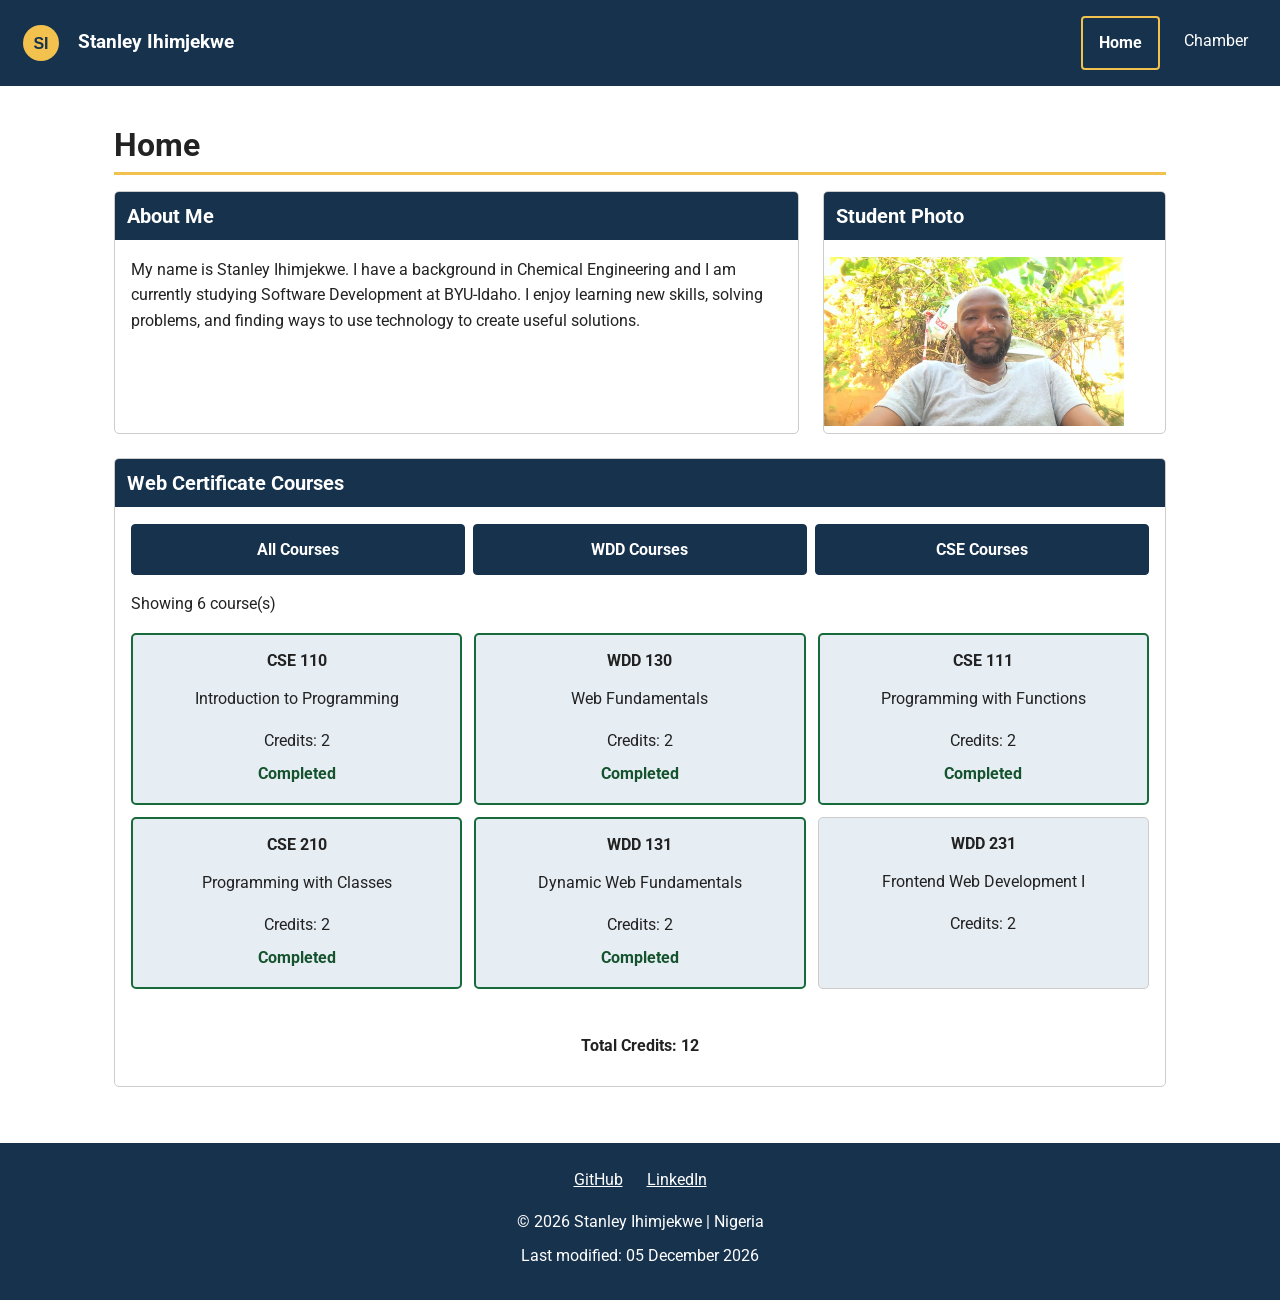
<file: index.html>
<!DOCTYPE html>
<html lang="en">
<head>
    <meta charset="UTF-8">
    <meta name="viewport" content="width=device-width, initial-scale=1.0">

    <meta
        name="description"
        content="Stanley Ihimjekwe's WDD 231 course home page, with information about his studies and web development courses."
    >
    <meta name="author" content="Stanley Ihimjekwe">

    <title>WDD 231 - Course Home Page | Stanley Ihimjekwe</title>

    <link rel="preconnect" href="https://fonts.googleapis.com">
    <link rel="preconnect" href="https://fonts.gstatic.com" crossorigin>
    <link
        href="https://fonts.googleapis.com/css2?family=Roboto:wght@400;500;700&display=swap"
        rel="stylesheet"
    >

    <link rel="stylesheet" href="styles/small.css">
    <link rel="stylesheet" href="styles/larger.css">

    <script src="scripts/navigation.js" defer></script>
    <script src="scripts/date.js" defer></script>
    <script src="scripts/course.js" defer></script>
</head>

<body>
    <header>
        <div class="brand">
            <img
                src="images/logo.svg"
                alt="Stanley Ihimjekwe logo"
                width="50"
                height="50"
            >
            <span>Stanley Ihimjekwe</span>
        </div>

        <button
            type="button"
            id="menu-button"
            aria-label="Open navigation menu"
            aria-expanded="false"
            aria-controls="primary-nav"
        >
            ☰
        </button>

        <nav id="primary-nav" aria-label="Main navigation">
            <a href="index.html" class="active" aria-current="page">Home</a>
            <a href="chamber/directory.html">Chamber</a>
        </nav>
    </header>

    <main>
        <h1>Home</h1>

        <div class="home-layout">
            <section class="about">
                <h2>About Me</h2>
                <p>
                    My name is Stanley Ihimjekwe. I have a background in
                    Chemical Engineering and I am currently studying
                    Software Development at BYU-Idaho. I enjoy learning
                    new skills, solving problems, and finding ways to use
                    technology to create useful solutions.
                </p>
            </section>

            <section class="photo">
                <h2>Student Photo</h2>
                <img
                    src="images/student.jpg"
                    alt="Portrait of Stanley Ihimjekwe"
                    width="300"
                    height="350"
                >
            </section>

            <section class="certificate">
                <h2>Web Certificate Courses</h2>

                <div class="course-filters" role="group" aria-label="Filter courses">
                    <button type="button" id="all-courses">All Courses</button>
                    <button type="button" id="wdd-courses">WDD Courses</button>
                    <button type="button" id="cse-courses">CSE Courses</button>
                </div>

                <p id="course-count" aria-live="polite">
                    Loading courses...
                </p>

                <div id="course-list" class="course-list">
                    <!-- JavaScript displays the courses here. -->
                </div>

                <p id="total-credits">Total Credits: 0</p>
            </section>
        </div>
    </main>

    <footer>
        <div class="social-links">
            <a
                href="https://github.com/Ihimjekwe-Stanley/wdd231"
                target="_blank"
                rel="noopener noreferrer"
            >
                GitHub
            </a>

            <a
                href="https://www.linkedin.com/in/ihimjekwe-stanley-8ba5a8302/"
                target="_blank"
                rel="noopener noreferrer"
            >
                LinkedIn
            </a>
        </div>

        <p>
            &copy; <span id="currentyear"></span>
            Stanley Ihimjekwe | Nigeria
        </p>

        <p>
            Last modified: <span id="lastModified"></span>
        </p>
    </footer>
</body>
</html>
</file>
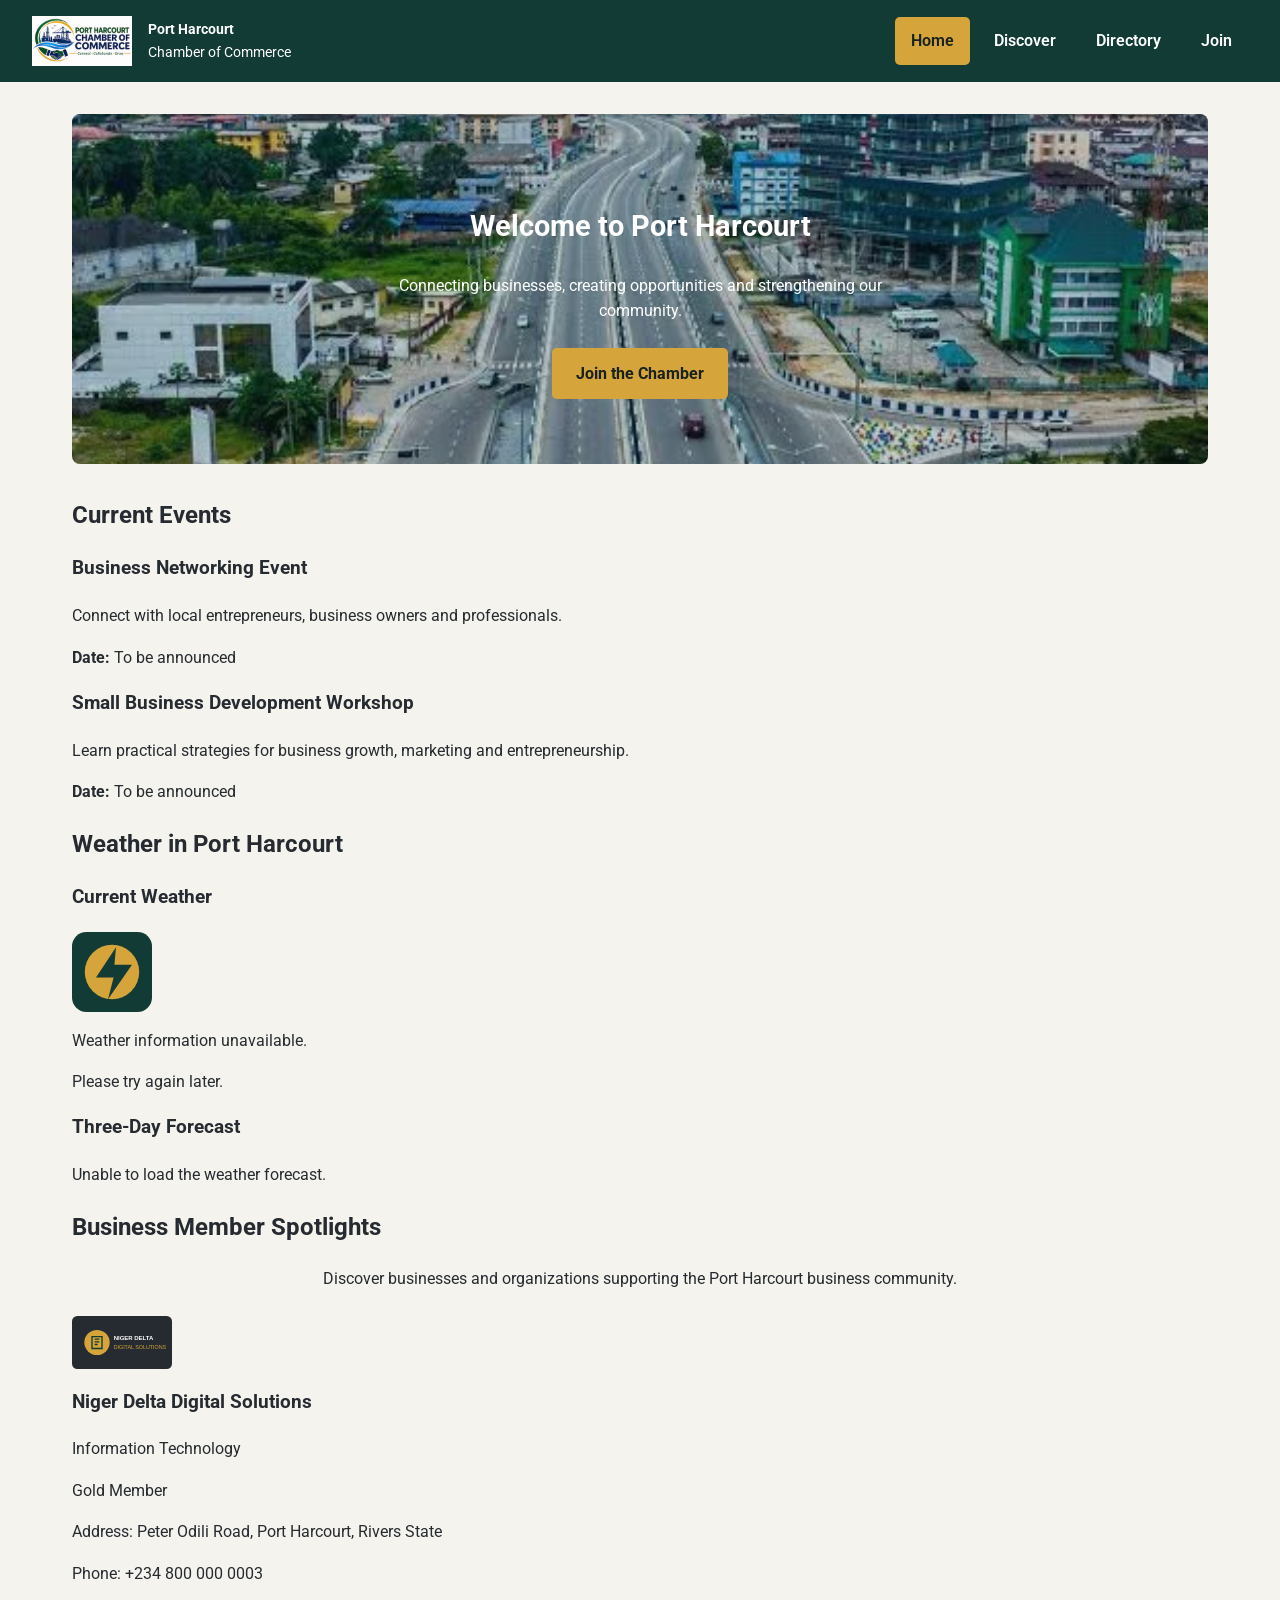
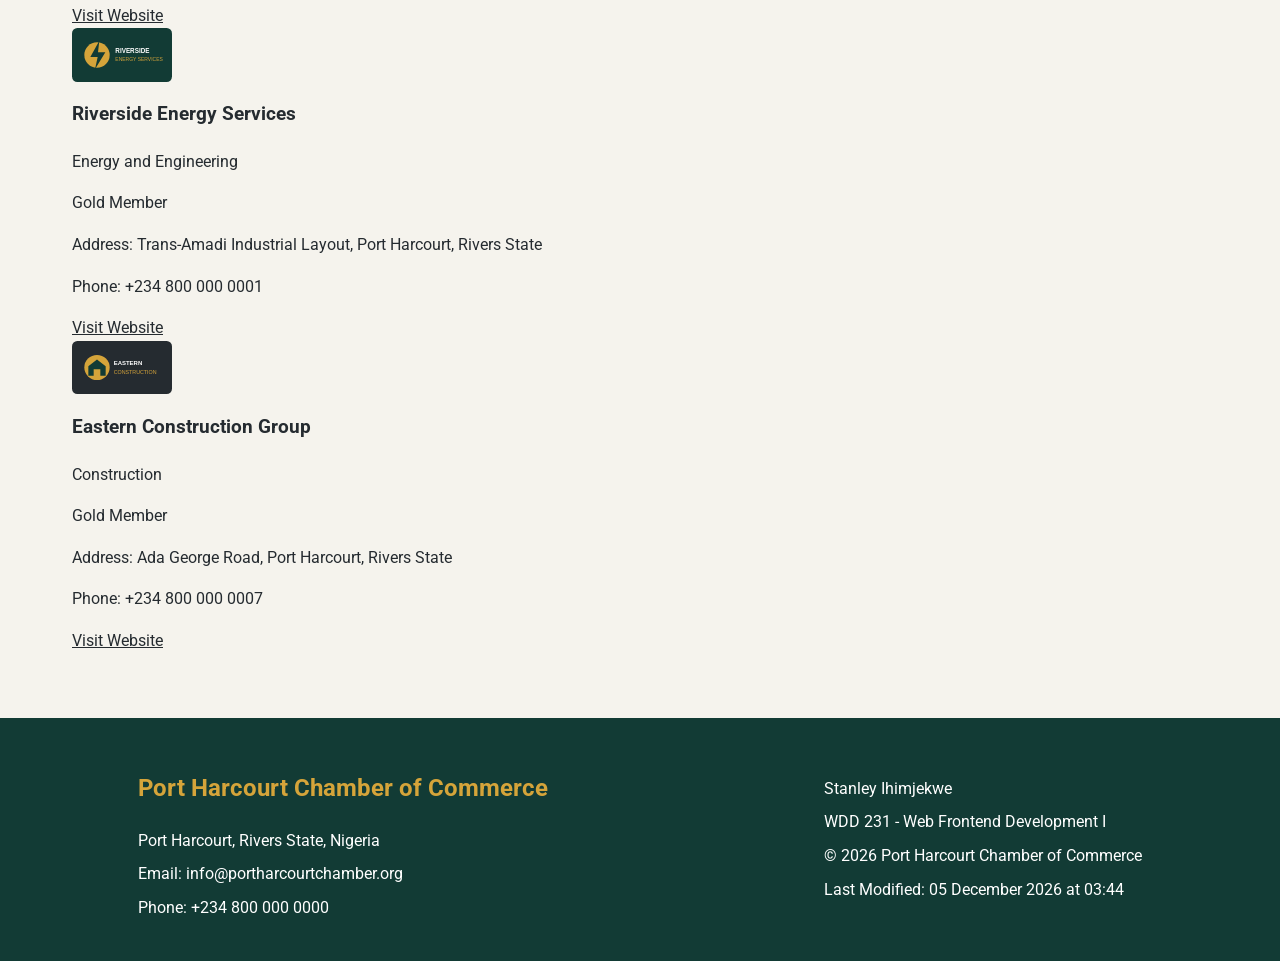
<file: chamber/index.html>
<!DOCTYPE html>
<html lang="en">

<head>
    <meta charset="UTF-8">
    <meta name="viewport" content="width=device-width, initial-scale=1.0">

    <meta name="description"
        content="Explore Port Harcourt businesses, events, local opportunities, and weather updates with the Port Harcourt Chamber of Commerce.">

    <meta name="author" content="Stanley Ihimjekwe">

    <link rel="canonical"
        href="https://ihimjekwe-stanley.github.io/wdd231/chamber/index.html">

    <meta property="og:title"
        content="Home | Port Harcourt Chamber of Commerce">
    <meta property="og:description"
        content="Connecting businesses, creating opportunities and strengthening the Port Harcourt business community.">
    <meta property="og:image"
        content="https://ihimjekwe-stanley.github.io/wdd231/chamber/images/chamber-logo.png">
    <meta property="og:url"
        content="https://ihimjekwe-stanley.github.io/wdd231/chamber/index.html">
    <meta property="og:type" content="website">

    <link rel="icon" href="images/favicon.svg" type="image/svg+xml">

    <link rel="preconnect" href="https://fonts.googleapis.com">
    <link rel="preconnect" href="https://fonts.gstatic.com" crossorigin>

    <link href="https://fonts.googleapis.com/css2?family=Roboto:wght@400;500;700&display=swap"
        rel="stylesheet">

    <link rel="stylesheet" href="styles/normalize.css">
    <link rel="stylesheet" href="styles/small.css">
    <link rel="stylesheet" href="styles/larger.css">

    <script src="scripts/navigation.js" defer></script>
    <script src="scripts/weather.js" defer></script>
    <script src="scripts/spotlight.js" defer></script>

    <title>Home | Port Harcourt Chamber of Commerce</title>
</head>

<body>

    <header>
        <div class="brand">
            <img src="images/chamber-logo.png"
                alt="Port Harcourt Chamber of Commerce logo">

            <div>
                <p class="brand-name">Port Harcourt</p>
                <p>Chamber of Commerce</p>
            </div>
        </div>

        <button id="menu-button"
            aria-label="Open navigation menu"
            aria-expanded="false">
            ☰
        </button>

        <nav id="main-nav">
            <a href="index.html" class="active" aria-current="page">Home</a>
            <a href="discover.html">Discover</a>
            <a href="directory.html">Directory</a>
            <a href="join.html">Join</a>
        </nav>
    </header>

    <main>

        <!-- Hero section -->
        <section class="hero">
            <img src="images/hero.webp"
                alt="Aerial view of Port Harcourt city and its major highway"
                width="554"
                height="554"
                fetchpriority="high">

            <div class="hero-content">
                <h1>Welcome to Port Harcourt</h1>

                <p>
                    Connecting businesses, creating opportunities
                    and strengthening our community.
                </p>

                <a href="join.html" class="cta-button">
                    Join the Chamber
                </a>
            </div>
        </section>

        <!-- Current events -->
        <section class="events">
            <h2>Current Events</h2>

            <article class="event-card">
                <h3>Business Networking Event</h3>

                <p>
                    Connect with local entrepreneurs,
                    business owners and professionals.
                </p>

                <p>
                    <strong>Date:</strong> To be announced
                </p>
            </article>

            <article class="event-card">
                <h3>Small Business Development Workshop</h3>

                <p>
                    Learn practical strategies for business growth,
                    marketing and entrepreneurship.
                </p>

                <p>
                    <strong>Date:</strong> To be announced
                </p>
            </article>
        </section>

        <!-- Weather section -->
        <section class="weather">
            <h2>Weather in Port Harcourt</h2>

            <div class="weather-current">
                <h3>Current Weather</h3>

                <img id="weather-icon"
                    src="images/favicon.svg"
                    alt="Current weather condition"
                    width="80"
                    height="80"
                    hidden>

                <p id="current-temperature">Loading temperature...</p>

                <p id="weather-description">
                    Loading weather information...
                </p>
            </div>

            <div class="forecast">
                <h3>Three-Day Forecast</h3>

                <div id="forecast-container"
                    class="forecast-grid"
                    aria-live="polite">
                    <p>Loading forecast...</p>
                </div>
            </div>
        </section>

        <!-- Company spotlights -->
        <section class="spotlights">
            <h2>Business Member Spotlights</h2>

            <p class="intro">
                Discover businesses and organizations
                supporting the Port Harcourt business community.
            </p>

            <div id="spotlight-container"
                class="spotlight-grid"
                aria-live="polite">
                <p>Loading business spotlights...</p>
            </div>
        </section>

    </main>

    <footer>
        <div class="contact-info">
            <h2>Port Harcourt Chamber of Commerce</h2>

            <p>Port Harcourt, Rivers State, Nigeria</p>

            <p>Email: info@portharcourtchamber.org</p>

            <p>Phone: +234 800 000 0000</p>
        </div>

        <div class="development-info">
            <p>Stanley Ihimjekwe</p>

            <p>WDD 231 - Web Frontend Development I</p>

            <p>
                &copy; <span id="current-year"></span>
                Port Harcourt Chamber of Commerce
            </p>

            <p>
                Last Modified: <span id="last-modified"></span>
            </p>
        </div>
    </footer>

</body>
</html>
</file>
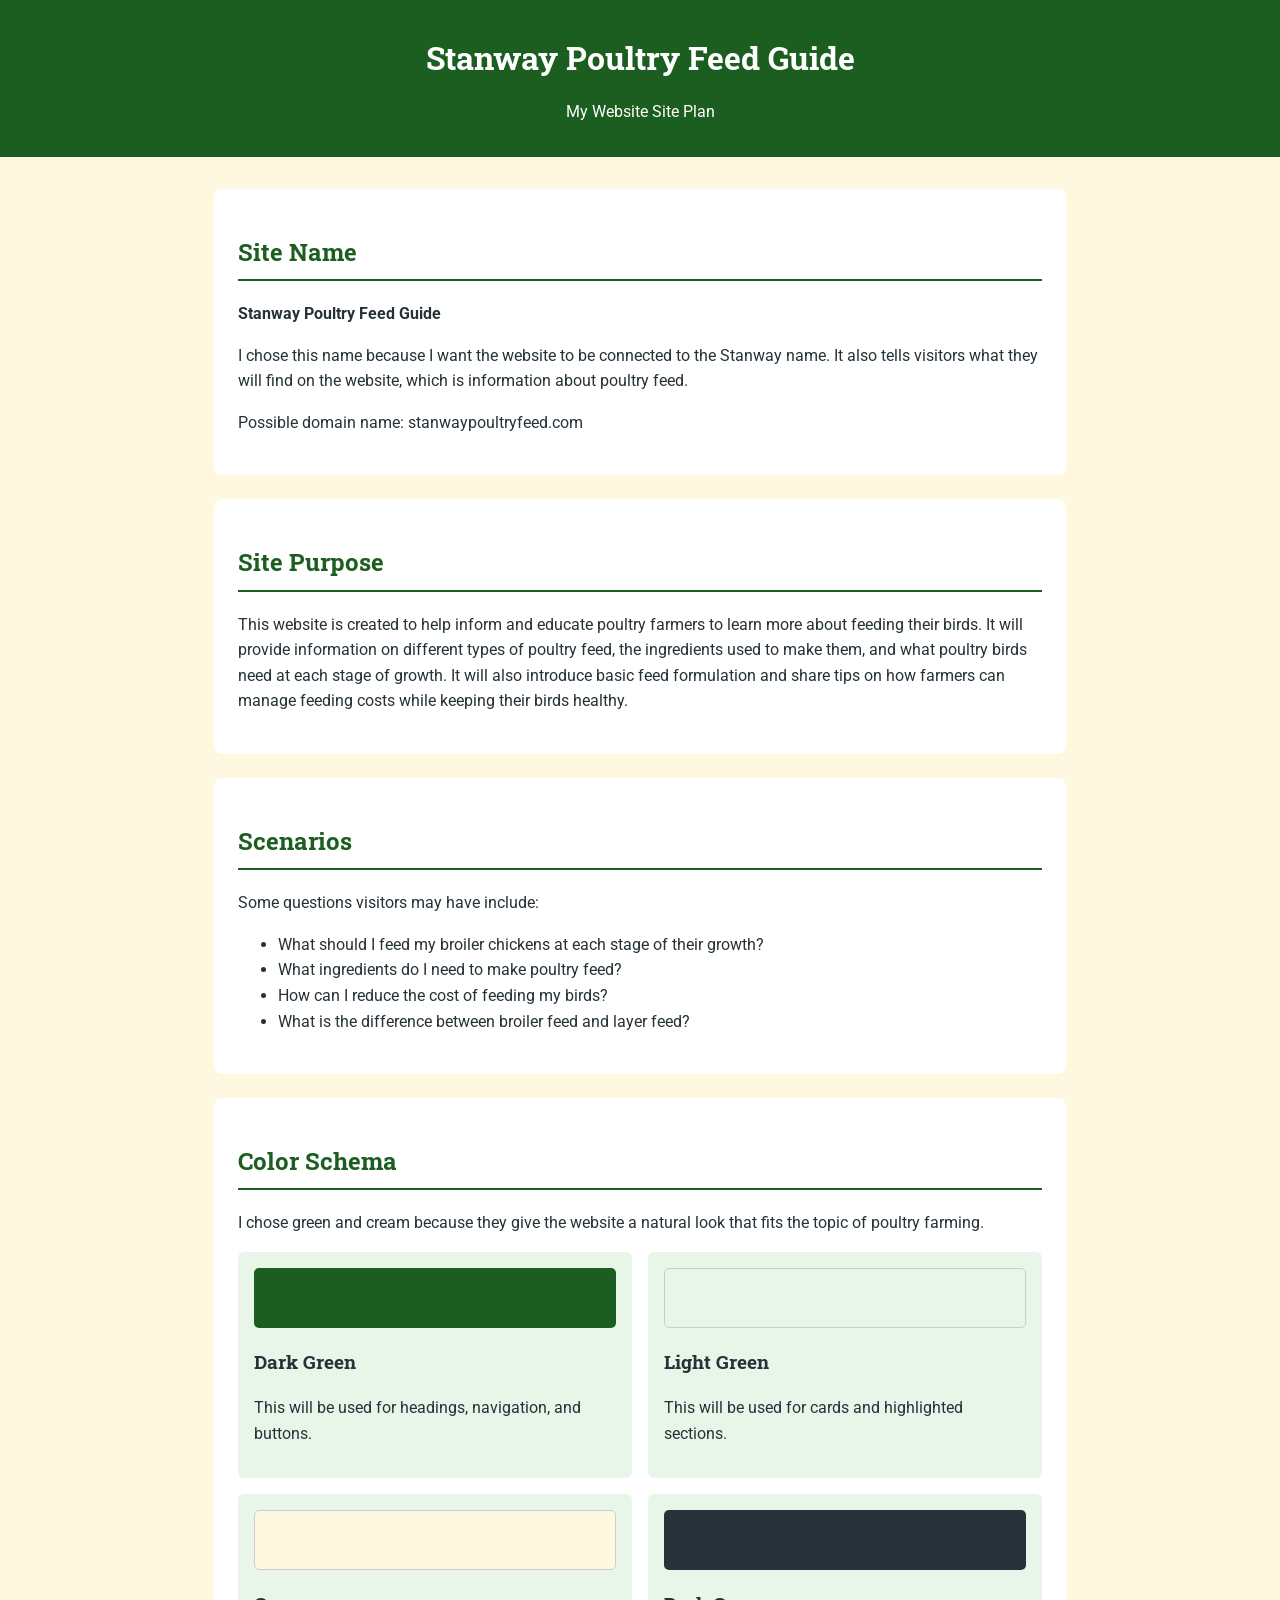
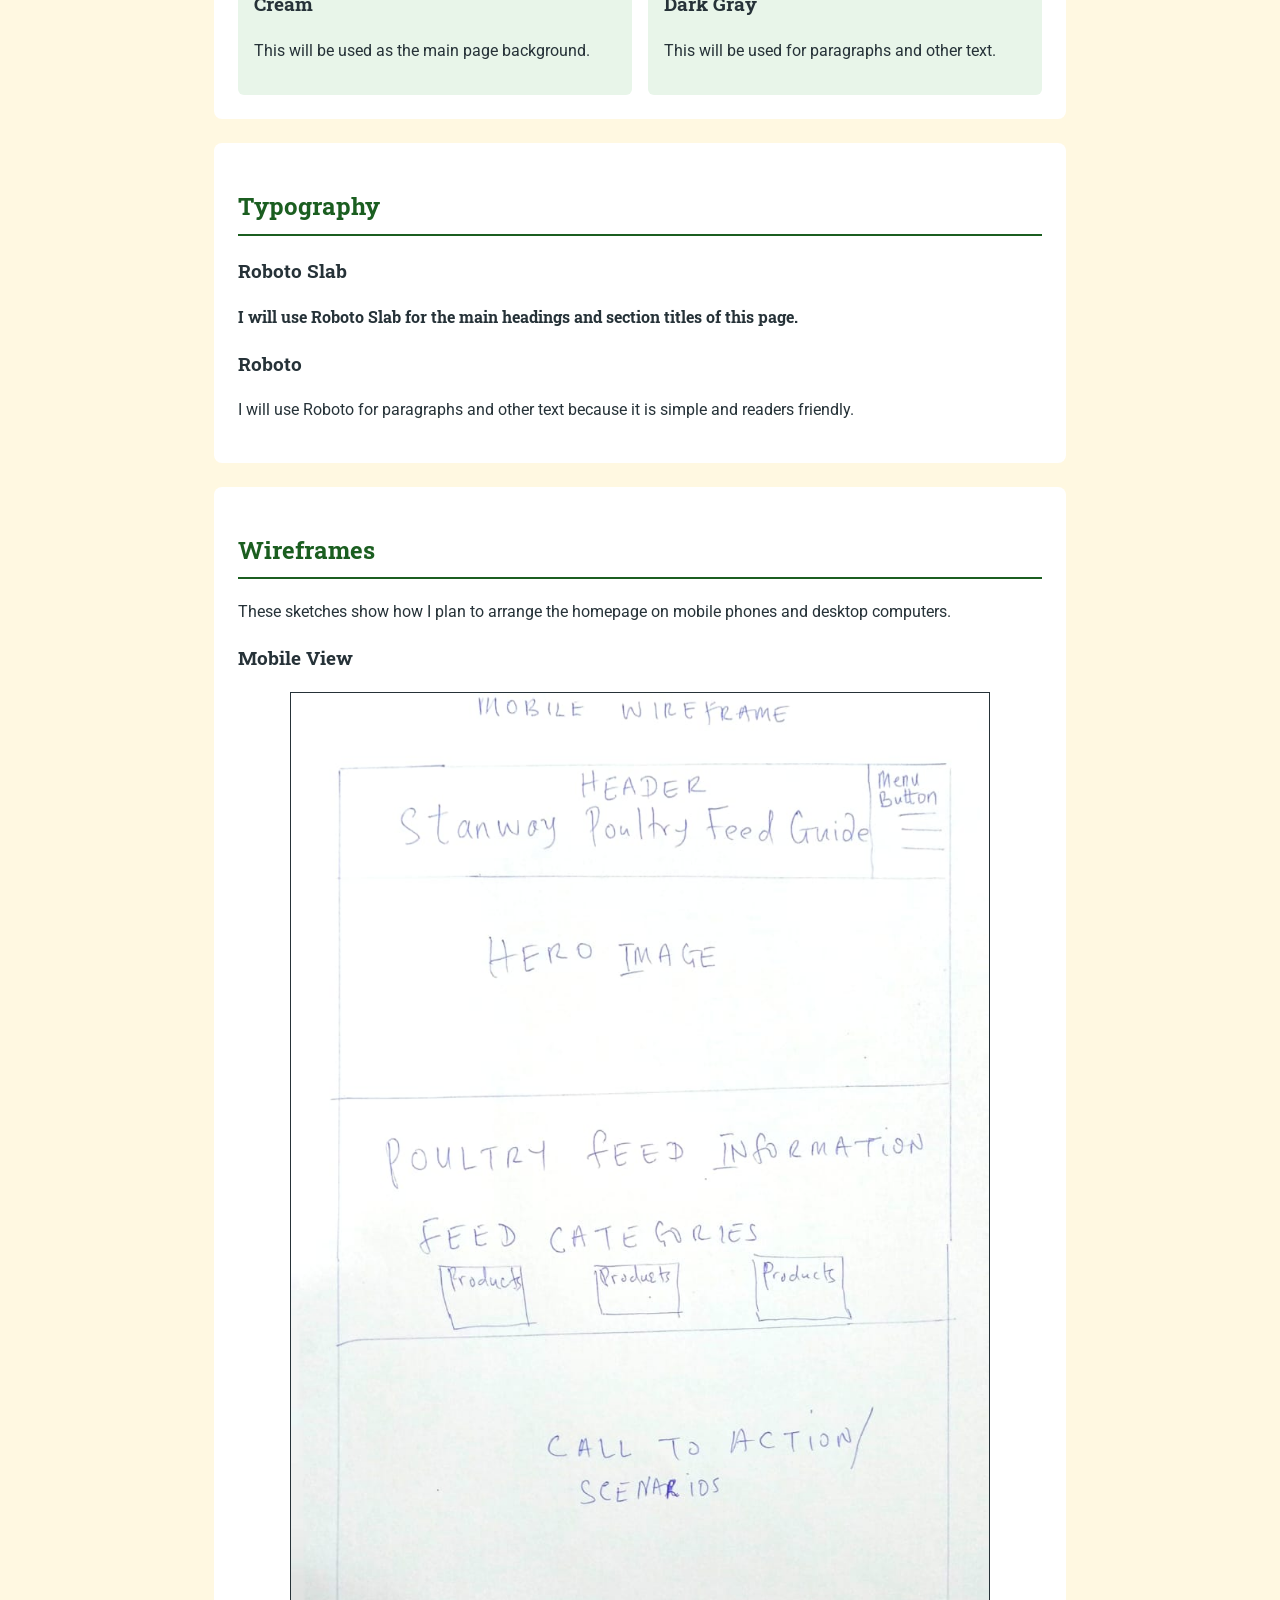
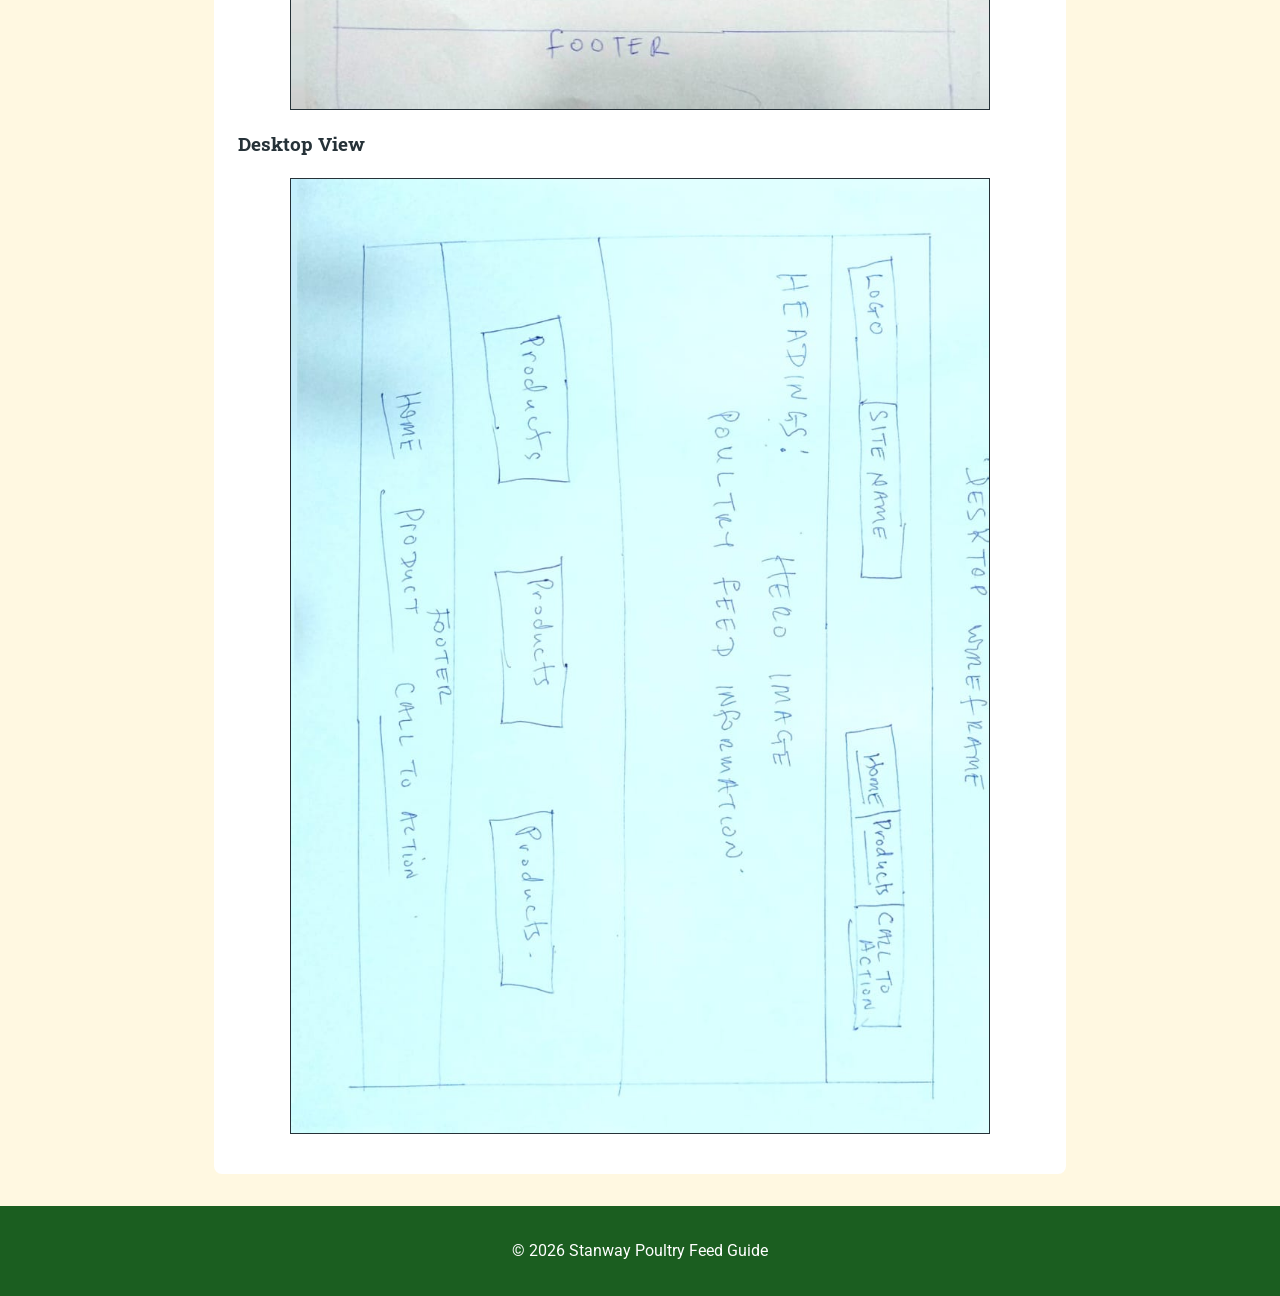
<file: site-plan.html>
<!DOCTYPE html>
<html lang="en">
<head>
    <meta charset="UTF-8">
    <meta name="viewport" content="width=device-width, initial-scale=1.0">
    <meta name="description" content="A site plan for Stanway Poultry Feed Guide.">
    <meta name="author" content="Stanley Ihimjekwe">
    <title>Stanway Poultry Feed Guide - Site Plan</title>

    <link rel="stylesheet" href="styles/site-plan.css">

    <link rel="preconnect" href="https://fonts.googleapis.com">
    <link rel="preconnect" href="https://fonts.gstatic.com" crossorigin>
    <link href="https://fonts.googleapis.com/css2?family=Roboto&family=Roboto+Slab:wght@600;700&display=swap" rel="stylesheet">
</head>
<body>
    <header>
        <h1>Stanway Poultry Feed Guide</h1>
        <p>My Website Site Plan</p>
    </header>

    <main>
        <section>
            <h2>Site Name</h2>
            <p><strong>Stanway Poultry Feed Guide</strong></p>
            <p>
                I chose this name because I want the website to be connected
                to the Stanway name. It also tells visitors what they will
                find on the website, which is information about poultry feed.
            </p>
            <p>Possible domain name: stanwaypoultryfeed.com</p>
        </section>

        <section>
            <h2>Site Purpose</h2>
            <p>
                This website is created to help inform and educate poultry farmers to
                learn more about feeding their birds. 
                It will provide information on different types of poultry feed, 
                the ingredients used to make them, and what poultry birds need at each stage of growth. 
                It will also introduce basic feed formulation
                and share tips on how farmers can manage feeding costs while keeping their birds healthy.
            </p>
        </section>

        <section>
            <h2>Scenarios</h2>
            <p>Some questions visitors may have include:</p>
            <ul>
                <li>What should I feed my broiler chickens at each stage of their growth?</li>
                <li>What ingredients do I need to make poultry feed?</li>
                <li>How can I reduce the cost of feeding my birds?</li>
                <li>What is the difference between broiler feed and layer feed?</li>
            </ul>
        </section>

        <section>
            <h2>Color Schema</h2>
            <p>
                I chose green and cream because they give the website a
                natural look that fits the topic of poultry farming.
            </p>

            <div class="color-scheme">
                <div class="color-card">
                    <div class="color-swatch green"></div>
                    <h3>Dark Green</h3>
                    <p>This will be used for headings, navigation, and buttons.</p>
                </div>

                <div class="color-card">
                    <div class="color-swatch light-green"></div>
                    <h3>Light Green</h3>
                    <p>This will be used for cards and highlighted sections.</p>
                </div>

                <div class="color-card">
                    <div class="color-swatch cream"></div>
                    <h3>Cream</h3>
                    <p>This will be used as the main page background.</p>
                </div>

                <div class="color-card">
                    <div class="color-swatch dark-gray"></div>
                    <h3>Dark Gray</h3>
                    <p>This will be used for paragraphs and other text.</p>
                </div>
            </div>
        </section>

        <section>
            <h2>Typography</h2>
            <h3>Roboto Slab</h3>
            <p class="heading-example">
                I will use Roboto Slab for the main headings and section titles of this page.
            </p>

            <h3>Roboto</h3>
            <p class="body-example">
                I will use Roboto for paragraphs and other text because
                it is simple and readers friendly.
            </p>
        </section>

        <section>
    <h2>Wireframes</h2>

    <p>
        These sketches show how I plan to arrange the homepage
        on mobile phones and desktop computers.
    </p>

    <div class="wireframe">
        <h3>Mobile View</h3>
        <img
            src="images/mobile-wireframe.jpg"
            alt="Hand-drawn mobile homepage wireframe for Stanway Poultry Feed Guide"
        >
    </div>

    <div class="wireframe">
        <h3>Desktop View</h3>
        <img
            src="images/desktop-wireframe.jpg"
            alt="Hand-drawn desktop homepage wireframe for Stanway Poultry Feed Guide"
        >
    </div>
</section>

    </main>

    <footer>
        <p>&copy; 2026 Stanway Poultry Feed Guide</p>
    </footer>
</body>
</html>
</file>
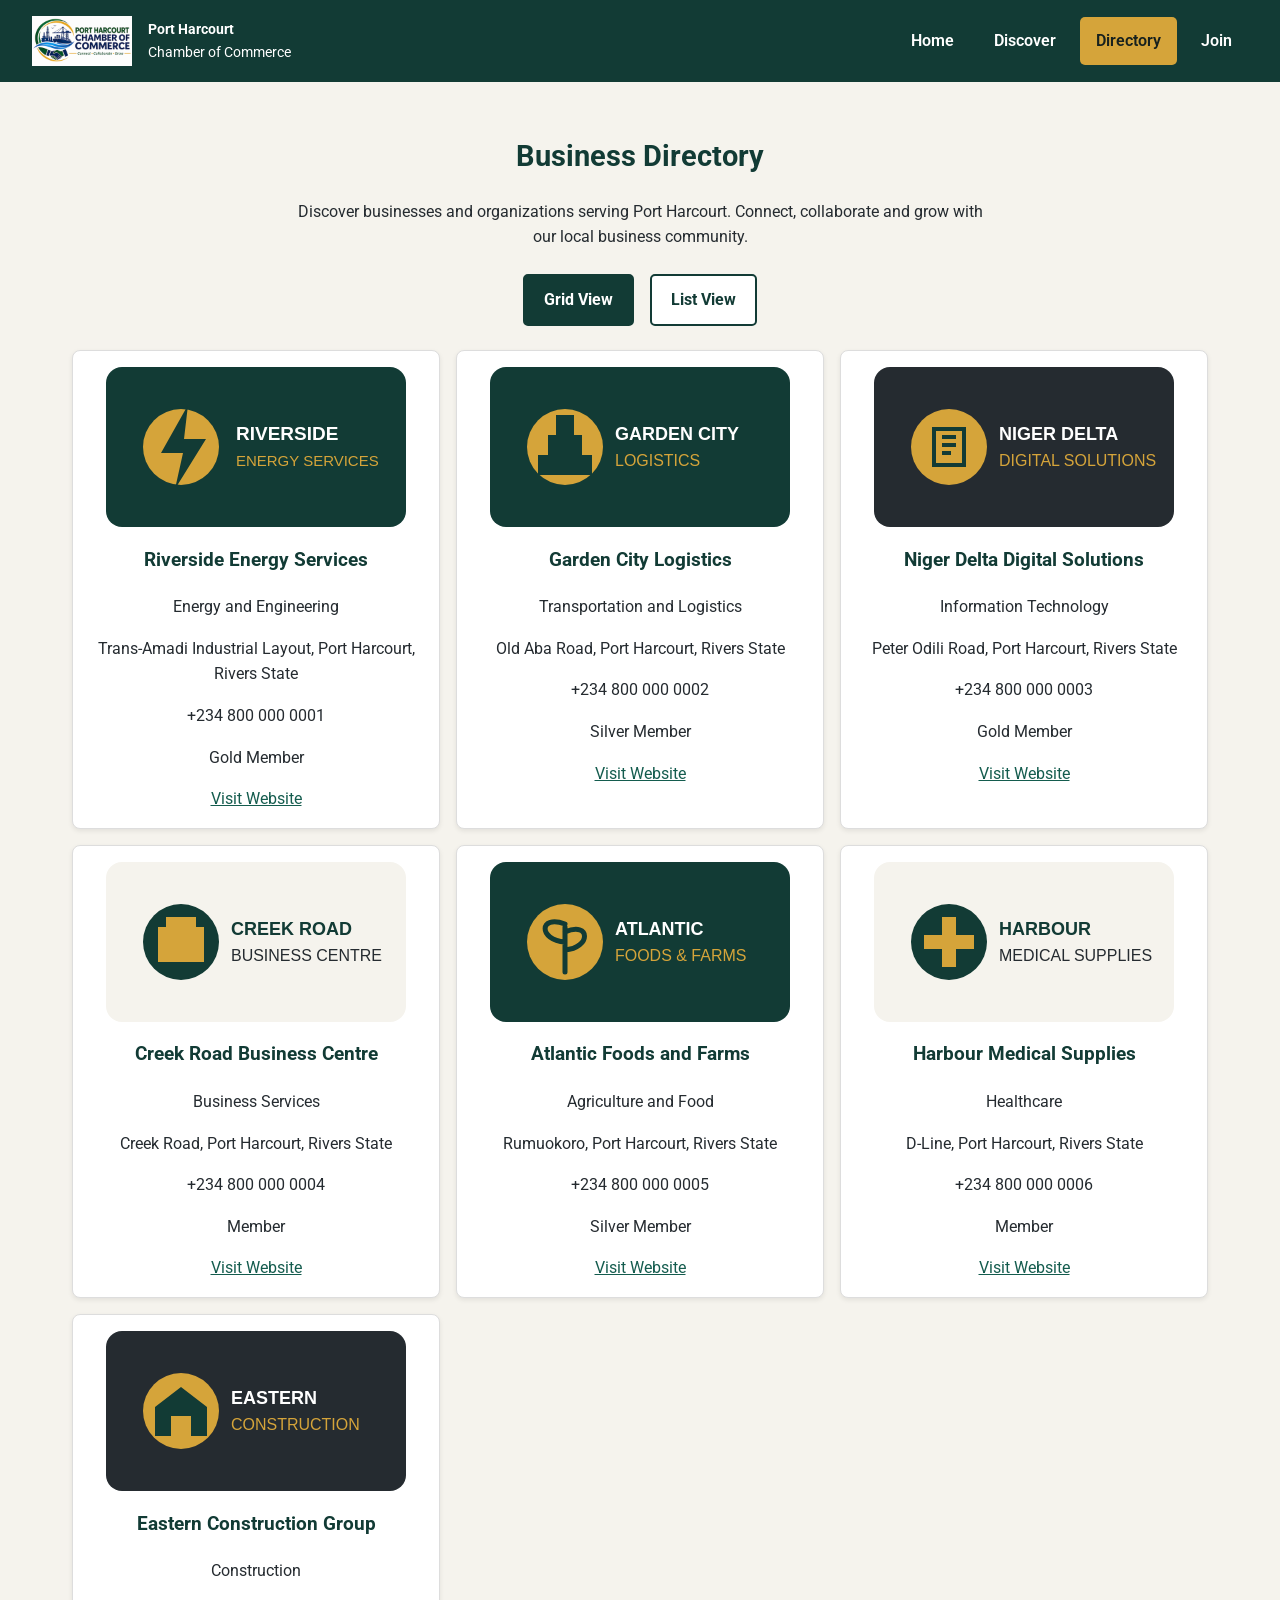
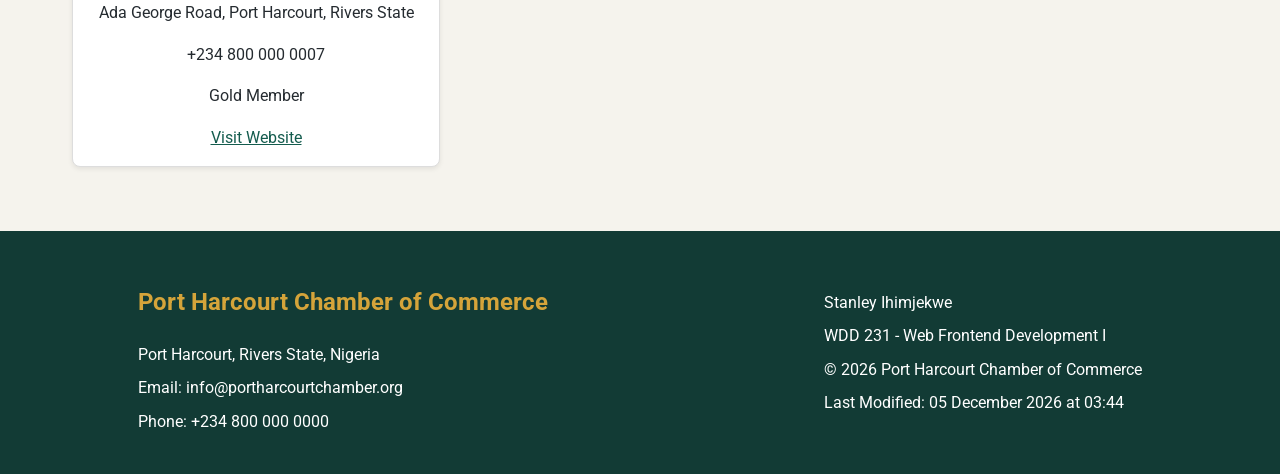
<file: chamber/directory.html>
<!DOCTYPE html>
<html lang="en">

<head>
    <meta charset="UTF-8">
    <meta name="viewport" content="width=device-width, initial-scale=1.0">

    <meta name="description"
        content="Explore Port Harcourt businesses, services, and organizations. Connect with local companies and discover opportunities in Rivers State, Nigeria.">

    <meta name="author" content="Stanley Ihimjekwe">

    <meta property="og:title" content="Business Directory | Port Harcourt Chamber of Commerce">
    <meta property="og:description"
        content="Discover local businesses and connect with the Port Harcourt business community.">
    <meta property="og:image"
        content="https://ihimjekwe-stanley.github.io/wdd231/chamber/images/chamber-logo.png">
    <meta property="og:url"
        content="https://ihimjekwe-stanley.github.io/wdd231/chamber/directory.html">
    <meta property="og:type" content="website">

    <link rel="icon" href="images/favicon.svg" type="image/svg+xml">

    <link rel="preconnect" href="https://fonts.googleapis.com">
    <link rel="preconnect" href="https://fonts.gstatic.com" crossorigin>
    <link href="https://fonts.googleapis.com/css2?family=Roboto:wght@400;500;700&display=swap"
        rel="stylesheet">

    <link rel="stylesheet" href="styles/normalize.css">
    <link rel="stylesheet" href="styles/small.css">
    <link rel="stylesheet" href="styles/larger.css">

    <script src="scripts/directory.js" defer></script>
    <script src="scripts/navigation.js" defer></script>

    <title>Business Directory | Port Harcourt Chamber of Commerce</title>
</head>

<body>
    <header>
        <div class="brand">
            <img src="images/chamber-logo.png"
                alt="Port Harcourt Chamber of Commerce logo">
            <div>
                <p class="brand-name">Port Harcourt</p>
                <p>Chamber of Commerce</p>
            </div>
        </div>

        <button id="menu-button" aria-label="Open navigation menu"
            aria-expanded="false">
            ☰
        </button>

        <nav id="main-nav">
            <a href="index.html">Home</a>
            <a href="discover.html">Discover</a>
            <a href="directory.html" class="active" aria-current="page">Directory</a>
            <a href="join.html">Join</a>
        </nav>
    </header>

    <main>
        <h1>Business Directory</h1>

        <p class="intro">
            Discover businesses and organizations serving Port Harcourt.
            Connect, collaborate and grow with our local business community.
        </p>

        <div class="view-buttons">
            <button id="grid-view" aria-pressed="true">Grid View</button>
            <button id="list-view" aria-pressed="false">List View</button>
        </div>

        <section id="members-container"
            class="members-grid"
            aria-label="Chamber member businesses">
        </section>
    </main>

    <footer>
        <div class="contact-info">
            <h2>Port Harcourt Chamber of Commerce</h2>
            <p>Port Harcourt, Rivers State, Nigeria</p>
            <p>Email: info@portharcourtchamber.org</p>
            <p>Phone: +234 800 000 0000</p>
        </div>

        <div class="development-info">
            <p>Stanley Ihimjekwe</p>
            <p>WDD 231 - Web Frontend Development I</p>
            <p>&copy; <span id="current-year"></span>
                Port Harcourt Chamber of Commerce</p>
            <p>Last Modified: <span id="last-modified"></span></p>
        </div>
    </footer>
</body>

</html>
</file>
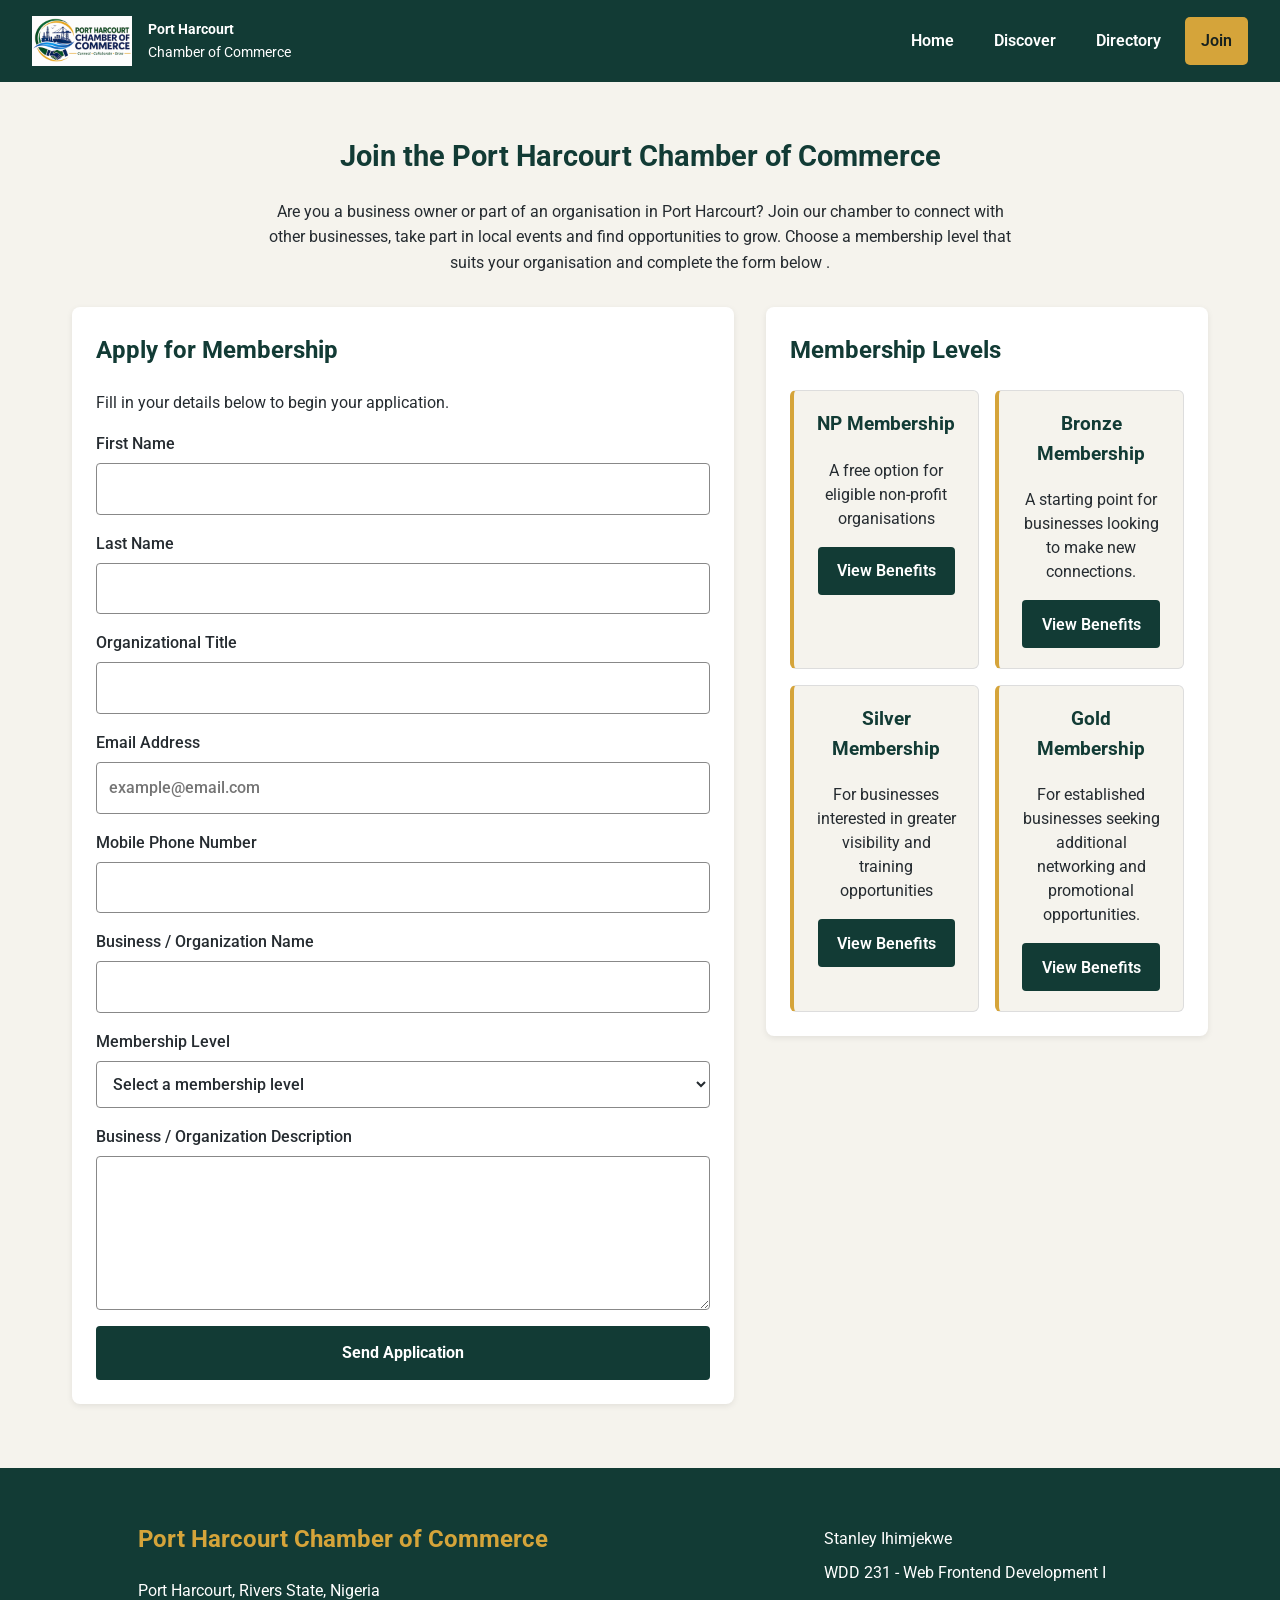
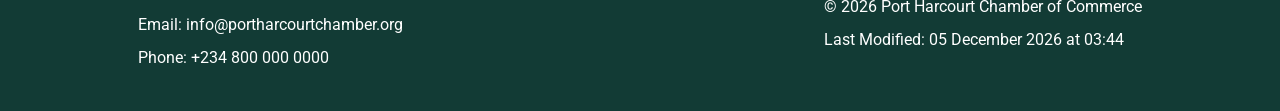
<file: chamber/join.html>
<!DOCTYPE html>
<html lang="en">

<head>
    <meta charset="UTF-8">
    <meta name="viewport" content="width=device-width, initial-scale=1.0">

    <meta name="description"
        content="Apply for membership with the Port Harcourt Chamber of Commerce. Explore NP, Bronze, Silver and Gold membership benefits.">

    <meta name="author" content="Stanley Ihimjekwe">

    <link rel="canonical"
        href="https://ihimjekwe-stanley.github.io/wdd231/chamber/join.html">

    <meta property="og:title"
        content="Join | Port Harcourt Chamber of Commerce">
    <meta property="og:description"
        content="Become a member of the Port Harcourt Chamber of Commerce and grow your business network.">
    <meta property="og:image"
        content="https://ihimjekwe-stanley.github.io/wdd231/chamber/images/og-image.png">
    <meta property="og:url"
        content="https://ihimjekwe-stanley.github.io/wdd231/chamber/join.html">
    <meta property="og:type" content="website">

    <link rel="icon" href="images/favicon.svg" type="image/svg+xml">

    <link rel="preconnect" href="https://fonts.googleapis.com">
    <link rel="preconnect" href="https://fonts.gstatic.com" crossorigin>

    <link href="https://fonts.googleapis.com/css2?family=Roboto:wght@400;500;700&display=swap"
        rel="stylesheet">

    <link rel="stylesheet" href="styles/normalize.css">
    <link rel="stylesheet" href="styles/small.css">
    <link rel="stylesheet" href="styles/larger.css">
    <link rel="stylesheet" href="styles/join.css">

    <script src="scripts/navigation.js" defer></script>
    <script src="scripts/join.js" defer></script>

    <title>Join | Port Harcourt Chamber of Commerce</title>
</head>

<body>

    <header>
        <div class="brand">
            <img src="images/chamber-logo.png"
                alt="Port Harcourt Chamber of Commerce logo">

            <div>
                <p class="brand-name">Port Harcourt</p>
                <p>Chamber of Commerce</p>
            </div>
        </div>

        <button id="menu-button"
            aria-label="Open navigation menu"
            aria-expanded="false">
            ☰
        </button>

        <nav id="main-nav">
            <a href="index.html">Home</a>
            <a href="discover.html">Discover</a>
            <a href="directory.html">Directory</a>
            <a href="join.html" class="active" aria-current="page">Join</a>
        </nav>
    </header>

    <main>

        <h1>Join the Port Harcourt Chamber of Commerce</h1>

        <p class="join-intro">
           Are you a business owner or part of an organisation in Port Harcourt?
    Join our chamber to connect with other businesses, take part in
    local events and find opportunities to grow. Choose a membership
    level that suits your organisation and complete the form below .
        </p>

        <div class="join-layout">

            <!-- Membership application form -->
            <section class="application-section">

                <h2>Apply for Membership</h2>
                <p>Fill in your details below to begin your application.</p>

                <form method="get" action="thankyou.html">

                    <label>
                        First Name
                        <input type="text"
                            name="firstName"
                            title="Enter your first name"
                            autocomplete="given-name"
                            required>
                    </label>

                    <label>
                        Last Name
                        <input type="text"
                            name="lastName"
                            title="Enter your last name"
                            autocomplete="family-name"
                            required>
                    </label>

                    <label>
                        Organizational Title
                        <input type="text"
                            name="organizationTitle"
                            title="Enter your organizational title using at least seven letters, spaces or hyphens"
                            autocomplete="organization-title"
                            pattern="[A-Za-z -]{7,}"
                            required>
                    </label>

                    <label>
                        Email Address
                        <input type="email"
                            name="email"
                            title="Enter a valid email address"
                            autocomplete="email"
                            placeholder="example@email.com"
                            required>
                    </label>

                    <label>
                        Mobile Phone Number
                        <input type="tel"
                            name="phone"
                            title="Enter your mobile phone number"
                            autocomplete="tel"
                            required>
                    </label>

                    <label>
                        Business / Organization Name
                        <input type="text"
                            name="organization"
                            title="Enter your business or organization name"
                            autocomplete="organization"
                            required>
                    </label>

                    <label>
                        Membership Level
                        <select name="membership" required>
                            <option value="" selected disabled>
                                Select a membership level
                            </option>
                            <option value="np">NP Membership</option>
                            <option value="bronze">Bronze Membership</option>
                            <option value="silver">Silver Membership</option>
                            <option value="gold">Gold Membership</option>
                        </select>
                    </label>

                    <label>
                        Business / Organization Description
                        <textarea name="description"
                            title="Describe your business or organization"
                            rows="5"></textarea>
                    </label>

                    <input type="hidden"
                        name="timestamp"
                        id="timestamp">

                    <input type="submit"
                        value="Send Application">

                </form>

            </section>

            <!-- Membership level cards -->
            <section class="membership-section">

                <h2>Membership Levels</h2>

                <div class="membership-grid">

                    <article class="membership-card">
                        <h3>NP Membership</h3>
                        <p>A free option for eligible non-profit organisations</p>
                        <button type="button"
                            class="modal-button"
                            data-modal="np-modal">
                            View Benefits
                        </button>
                    </article>

                    <article class="membership-card">
                        <h3>Bronze Membership</h3>
                        <p>A starting point for businesses looking to make new connections.</p>
                        <button type="button"
                            class="modal-button"
                            data-modal="bronze-modal">
                            View Benefits
                        </button>
                    </article>

                    <article class="membership-card">
                        <h3>Silver Membership</h3>
                        <p>For businesses interested in greater visibility and training opportunities</p>
                        <button type="button"
                            class="modal-button"
                            data-modal="silver-modal">
                            View Benefits
                        </button>
                    </article>

                    <article class="membership-card">
                        <h3>Gold Membership</h3>
                        <p>For established businesses seeking additional networking and promotional opportunities.</p>
                        <button type="button"
                            class="modal-button"
                            data-modal="gold-modal">
                            View Benefits
                        </button>
                    </article>

                </div>

            </section>

        </div>

        <!-- Membership benefit dialogs -->

        <dialog id="np-modal">
            <h2>NP Membership Benefits</h2>
            <ul>
                <li>Free membership for eligible non-profit organizations</li>
                <li>Access to chamber networking events</li>
                <li>Business community updates</li>
                <li>Participation in selected community activities</li>
            </ul>
            <button type="button" class="close-modal">Close</button>
        </dialog>

        <dialog id="bronze-modal">
            <h2>Bronze Membership Benefits</h2>
            <ul>
                <li>All standard chamber networking benefits</li>
                <li>Access to selected business workshops</li>
                <li>Business development resources</li>
                <li>Discounts on selected chamber events</li>
            </ul>
            <button type="button" class="close-modal">Close</button>
        </dialog>

        <dialog id="silver-modal">
            <h2>Silver Membership Benefits</h2>
            <ul>
                <li>All Bronze membership benefits</li>
                <li>Priority access to selected training sessions</li>
                <li>Business advertising opportunities</li>
                <li>Discounts on selected chamber events</li>
                <li>Eligibility for business spotlights</li>
            </ul>
            <button type="button" class="close-modal">Close</button>
        </dialog>

        <dialog id="gold-modal">
            <h2>Gold Membership Benefits</h2>
            <ul>
                <li>All Silver membership benefits</li>
                <li>Premium business advertising opportunities</li>
                <li>Priority business spotlight placement</li>
                <li>Exclusive networking opportunities</li>
                <li>Priority invitations to special events</li>
                <li>Premium training opportunities</li>
            </ul>
            <button type="button" class="close-modal">Close</button>
        </dialog>

    </main>

    <footer>
        <div class="contact-info">
            <h2>Port Harcourt Chamber of Commerce</h2>
            <p>Port Harcourt, Rivers State, Nigeria</p>
            <p>Email: info@portharcourtchamber.org</p>
            <p>Phone: +234 800 000 0000</p>
        </div>

        <div class="development-info">
            <p>Stanley Ihimjekwe</p>
            <p>WDD 231 - Web Frontend Development I</p>
            <p>
                &copy; <span id="current-year"></span>
                Port Harcourt Chamber of Commerce
            </p>
            <p>
                Last Modified: <span id="last-modified"></span>
            </p>
        </div>
    </footer>

</body>
</html>
</file>
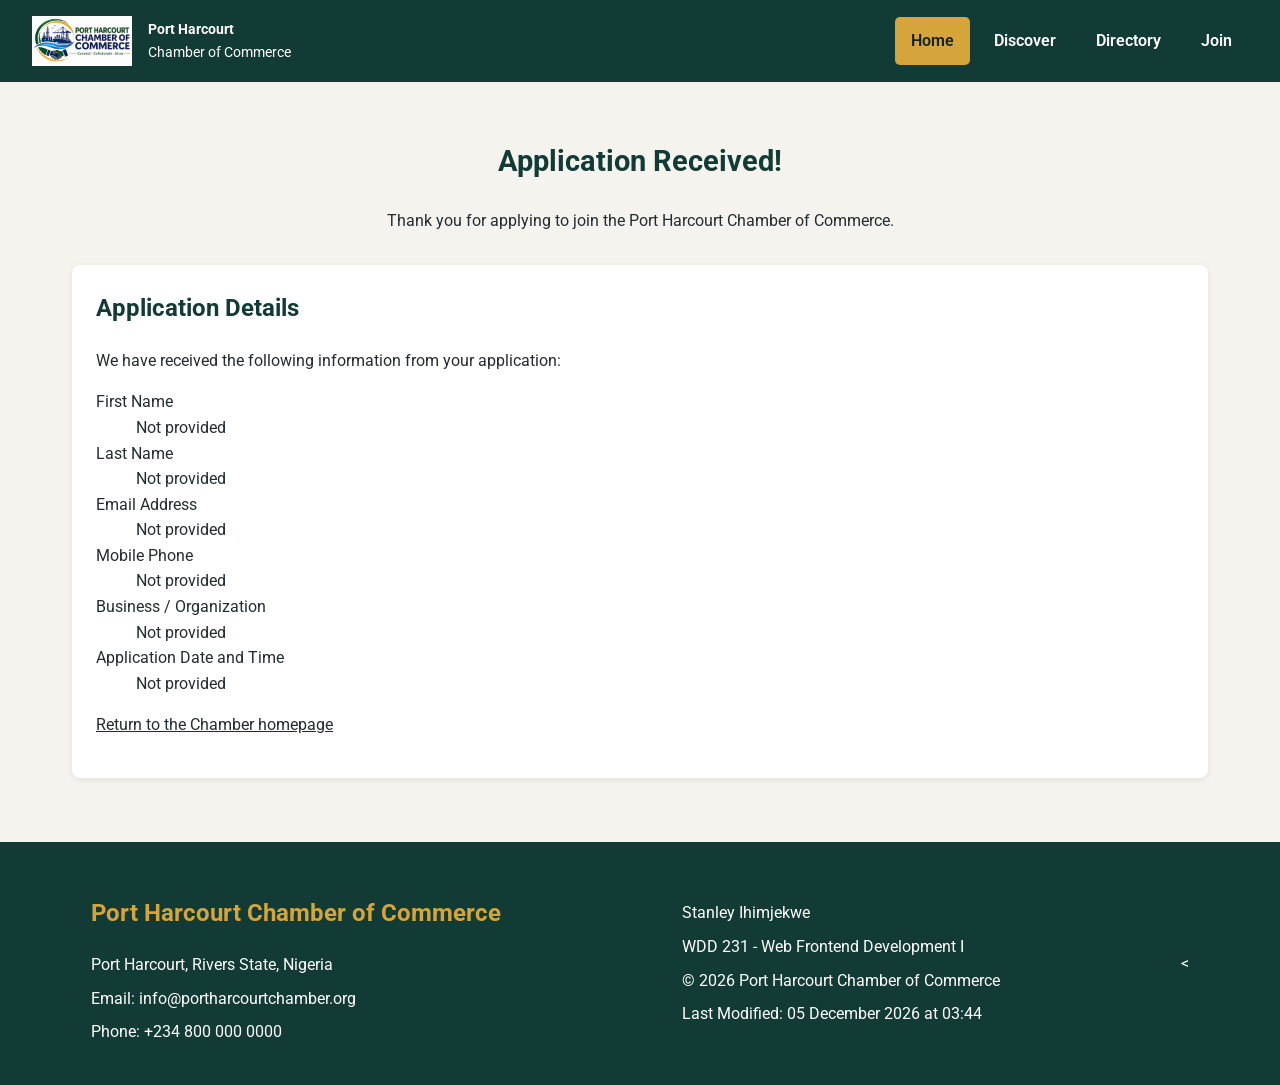
<file: chamber/thankyou.html>
<!DOCTYPE html>
<html lang="en">
<head>
    <meta charset="UTF-8">
    <meta name="viewport" content="width=device-width, initial-scale=1.0">
    <meta name="description" content="Thank you for applying for membership with the Port Harcourt Chamber of Commerce.">
    <meta name="author" content="Stanley Ihimjekwe">
    <title>Application Received | Port Harcourt Chamber of Commerce</title>

    <link rel="icon" href="images/favicon.ico">
    <link rel="canonical" href="https://ihimjekwe-stanley.github.io/wdd231/chamber/thankyou.html">

    <link rel="preconnect" href="https://fonts.googleapis.com">
    <link rel="preconnect" href="https://fonts.gstatic.com" crossorigin>
    <link href="https://fonts.googleapis.com/css2?family=Roboto:wght@400;500;700&display=swap" rel="stylesheet">

    <link rel="stylesheet" href="styles/normalize.css">
    <link rel="stylesheet" href="styles/small.css">
    <link rel="stylesheet" href="styles/larger.css">
    <link rel="stylesheet" href="styles/join.css">

    <script src="scripts/navigation.js" defer></script>
    <script src="scripts/thankyou.js" defer></script>
</head>

<body>
    <header>
        <div class="brand">
            <img src="images/chamber-logo.png"
                alt="Port Harcourt Chamber of Commerce logo">

            <div>
                <p class="brand-name">Port Harcourt</p>
                <p>Chamber of Commerce</p>
            </div>
        </div>

        <button id="menu-button"
            aria-label="Open navigation menu"
            aria-expanded="false">
            ☰
        </button>

        <nav id="main-nav">
            <a href="index.html" class="active" aria-current="page">Home</a>
            <a href="discover.html">Discover</a>
            <a href="directory.html">Directory</a>
            <a href="join.html">Join</a>
        </nav>
    </header>

    <main>
        <section class="join-intro">
            <h1>Application Received!</h1>
            <p>Thank you for applying to join the Port Harcourt Chamber of Commerce.</p>
        </section>

        <section class="application-section">
            <h2>Application Details</h2>
            <p>We have received the following information from your application:</p>

            <dl>
                <dt>First Name</dt>
                <dd id="submitted-first-name"></dd>

                <dt>Last Name</dt>
                <dd id="submitted-last-name"></dd>

                <dt>Email Address</dt>
                <dd id="submitted-email"></dd>

                <dt>Mobile Phone</dt>
                <dd id="submitted-phone"></dd>

                <dt>Business / Organization</dt>
                <dd id="submitted-organization"></dd>

                <dt>Application Date and Time</dt>
                <dd id="submitted-timestamp"></dd>
            </dl>

            <p><a href="index.html">Return to the Chamber homepage</a></p>
        </section>
    </main>

    <footer>
        <div class="contact-info">
            <h2>Port Harcourt Chamber of Commerce</h2>
            <p>Port Harcourt, Rivers State, Nigeria</p>
            <p>Email: info@portharcourtchamber.org</p>
            <p>Phone: +234 800 000 0000</p>
        </div>

        <div class="development-info">
            <p>Stanley Ihimjekwe</p>
            <p>WDD 231 - Web Frontend Development I</p>
            <p>
                &copy; <span id="current-year"></span>
                Port Harcourt Chamber of Commerce
            </p>
            <p>
                Last Modified: <span id="last-modified"></span>
            </p>
        </div><
    </footer>
</body>
</html>
</file>
<file: styles/small.css>
/* General page styles */
:root {
    --primary-color: #17324d;
    --secondary-color: #e6edf3;
    --accent-color: #f2c14e;
    --text-color: #222222;
    --white-color: #ffffff;
    --border-color: #cccccc;
}

* {
    box-sizing: border-box;
}

body {
    margin: 0;
    font-family: "Roboto", Arial, sans-serif;
    color: var(--text-color);
    line-height: 1.6;
    background-color: var(--white-color);
}

img {
    max-width: 100%;
    height: auto;
}

h1,
h2,
h3 {
    line-height: 1.2;
}

h1 {
    margin: 1rem 0;
    padding-bottom: 0.5rem;
    border-bottom: 3px solid var(--accent-color);
}

h2 {
    margin-top: 0;
    padding: 0.75rem;
    color: var(--white-color);
    background-color: var(--primary-color);
    font-size: 1.25rem;
}

/* Header and branding */
header {
    display: flex;
    flex-direction: column;
    gap: 1rem;
    padding: 1rem;
    color: var(--white-color);
    background-color: var(--primary-color);
}

.brand {
    display: flex;
    align-items: center;
    gap: 0.75rem;
    font-size: 1.2rem;
    font-weight: 700;
}

.brand img {
    width: 50px;
    height: 50px;
    object-fit: contain;
}

/* Mobile navigation */
#menu-button {
    align-self: flex-end;
    padding: 0.5rem 0.8rem;
    border: 1px solid var(--white-color);
    border-radius: 4px;
    color: var(--white-color);
    background-color: transparent;
    font-size: 1.5rem;
    cursor: pointer;
}

#primary-nav {
    display: none;
    flex-direction: column;
    gap: 0.5rem;
}

#primary-nav.open {
    display: flex;
}

#primary-nav a {
    display: block;
    padding: 0.75rem;
    border-radius: 4px;
    color: var(--white-color);
    text-align: center;
    text-decoration: none;
}

#primary-nav a:hover,
#primary-nav a:focus-visible {
    color: var(--primary-color);
    background-color: var(--accent-color);
}

#primary-nav a.active {
    border: 2px solid var(--accent-color);
    font-weight: 700;
}

/* Main content */
main {
    width: 100%;
    max-width: 1100px;
    margin: 0 auto;
    padding: 1rem;
}

.home-layout {
    display: grid;
    grid-template-columns: 1fr;
    gap: 1rem;
}

.about,
.photo,
.certificate {
    min-width: 0;
    border: 1px solid var(--border-color);
    border-radius: 5px;
    overflow: hidden;
}

.about > p,
.photo-placeholder,
.certificate > p {
    margin: 1rem;
}

.photo-placeholder {
    min-height: 180px;
    display: grid;
    place-items: center;
    background-color: var(--secondary-color);
    text-align: center;
}

.course-filters {
    display: grid;
    grid-template-columns: 1fr;
    gap: 0.5rem;
    margin: 1rem;
}

.course-filters button {
    padding: 0.75rem;
    border: 1px solid var(--primary-color);
    border-radius: 4px;
    color: var(--white-color);
    background-color: var(--primary-color);
    font: inherit;
    font-weight: 700;
    cursor: pointer;
}

.course-filters button:hover,
.course-filters button:focus-visible {
    color: var(--primary-color);
    background-color: var(--accent-color);
}

.course-filters button:focus-visible,
a:focus-visible,
#menu-button:focus-visible {
    outline: 3px solid var(--accent-color);
    outline-offset: 3px;
}

.course-list {
    display: grid;
    grid-template-columns: 1fr;
    gap: 0.75rem;
    padding: 0 1rem 1rem;
}

.course-card {
    padding: 1rem;
    border: 1px solid var(--border-color);
    border-radius: 5px;
    background-color: var(--secondary-color);
    text-align: center;
}

.course-card h3 {
    margin-top: 0;
    font-size: 1rem;
}

.course-card.completed {
    border: 2px solid #176b3a;
}

.course-card.completed::after {
    content: "Completed";
    display: block;
    margin-top: 0.5rem;
    color: #14532d;
    font-weight: 700;
}

.course-card p {
    margin-bottom: 0;
}

#total-credits {
    padding: 0.75rem;
    font-weight: 700;
    text-align: center;
}

/* Footer */
footer {
    margin-top: 2rem;
    padding: 1.5rem 1rem;
    color: var(--white-color);
    background-color: var(--primary-color);
    text-align: center;
}

.social-links {
    display: flex;
    justify-content: center;
    flex-wrap: wrap;
    gap: 1.5rem;
    margin-bottom: 1rem;
}

.social-links a {
    color: var(--white-color);
}

footer p {
    margin: 0.5rem 0;
}

/* Respect reduced-motion preferences */
@media (prefers-reduced-motion: reduce) {
    *,
    *::before,
    *::after {
        scroll-behavior: auto !important;
        animation-duration: 0.01ms !important;
        transition-duration: 0.01ms !important;
    }
}
</file>
<file: styles/larger.css>
/* Larger-screen layout */
@media screen and (min-width: 38rem) {
    header {
        flex-direction: row;
        align-items: center;
        justify-content: space-between;
        flex-wrap: wrap;
    }

    #menu-button {
        display: none;
    }

    #primary-nav {
        display: flex;
        flex-direction: row;
        flex-wrap: wrap;
        gap: 0.5rem;
    }

    #primary-nav a {
        padding: 0.75rem 1rem;
    }

    .home-layout {
        grid-template-columns: 2fr 1fr;
        align-items: stretch;
    }

    .certificate {
        grid-column: 1 / -1;
    }

    .course-filters {
        grid-template-columns: repeat(3, 1fr);
    }

    .course-list {
        grid-template-columns: repeat(2, minmax(0, 1fr));
    }
}

@media screen and (min-width: 60rem) {
    main {
        padding: 1.5rem;
    }

    .home-layout {
        grid-template-columns: 2fr 1fr;
        gap: 1.5rem;
    }

    .course-list {
        grid-template-columns: repeat(3, minmax(0, 1fr));
    }
}
</file>
<file: chamber/styles/small.css>
/* Port Harcourt Chamber of Commerce */
/* Mobile-first styles */

:root {
    --primary-color: #123b35;
    --secondary-color: #d5a43a;
    --background-color: #f5f3ed;
    --text-color: #252b30;
    --white: #ffffff;
    --border-color: #dddddd;
}

body {
    font-family: 'Roboto', Arial, Helvetica, sans-serif;
    color: var(--text-color);
    background-color: var(--background-color);
    line-height: 1.6;
}

/* Header */
header {
    background-color: var(--primary-color);
    color: var(--white);
    padding: 1rem;
}

.brand {
    display: flex;
    align-items: center;
    gap: 1rem;
}

.brand img {
    width: 100px;
    height: auto;
    max-height: 90px;
    object-fit: contain;
}

.brand-name {
    font-size: 1.2rem;
    font-weight: bold;
    margin: 0;
}

.brand p {
    margin: 0;
    font-size: 0.9rem;
}

/* Navigation */
#menu-button {
    display: block;
    margin: 1rem 0 0 auto;
    padding: 0.5rem 1rem;
    border: 1px solid var(--white);
    border-radius: 5px;
    background: transparent;
    color: var(--white);
    cursor: pointer;
    font-size: 1.4rem;
}

#main-nav {
    display: none;
    flex-direction: column;
    margin-top: 1rem;
}

#main-nav.open {
    display: flex;
}

#main-nav a {
    display: block;
    padding: 0.8rem;
    text-decoration: none;
    text-align: center;
    color: #ffffff;
    font-weight: 600;
    border-top: 1px solid rgba(255, 255, 255, 0.3);
}
    

#main-nav a:hover,
#main-nav a.active {
    background-color: var(--secondary-color);
    color: #17211e;
}


/* Hero section */
.hero {
    position: relative;
    width: 100%;
    overflow: hidden;
    border-radius: 8px;
    margin-bottom: 2rem;
}

.hero img {
    display: block;
    width: 100%;
    height: 350px;
    object-fit: cover;
}

.hero-content {
    position: absolute;
    inset: 0;
    display: flex;
    flex-direction: column;
    justify-content: center;
    align-items: center;
    padding: 1rem;
    text-align: center;
    background: rgba(18, 59, 53, 0.2);
    color: #ffffff;
}

.hero-content h1 {
    color: #ffffff;
    font-size: 1.8rem;
    margin-bottom: 0.5rem;
}

.hero-content p {
    max-width: 500px;
    margin-bottom: 1.5rem;
}

.cta-button {
    display: inline-block;
    padding: 0.8rem 1.5rem;
    background-color: var(--secondary-color);
    color: #17211e;
    text-decoration: none;
    font-weight: bold;
    border-radius: 5px;
}

.cta-button:hover {
    background-color: #edc45d;
}


/* Main content */
main {
    max-width: 1200px;
    margin: 0 auto;
    padding: 1.5rem 1rem;
}

main h1 {
    text-align: center;
    color: var(--primary-color);
    font-size: 1.8rem;
}

.intro {
    text-align: center;
    max-width: 700px;
    margin: 0 auto 1.5rem;
}

/* Grid and list buttons */
.view-buttons {
    display: flex;
    justify-content: center;
    gap: 1rem;
    margin: 1.5rem 0;
}

.view-buttons button {
    padding: 0.7rem 1.2rem;
    border: 2px solid var(--primary-color);
    border-radius: 5px;
    background-color: var(--white);
    color: var(--primary-color);
    cursor: pointer;
    font-weight: bold;
}

.view-buttons button[aria-pressed="true"] {
    background-color: var(--primary-color);
    color: var(--white);
}

button:focus-visible,
a:focus-visible {
    outline: 3px solid var(--secondary-color);
    outline-offset: 3px;
}

/* Member cards */
.members-grid {
    display: grid;
    grid-template-columns: 1fr;
    gap: 1rem;
}

.member-card {
    background-color: var(--white);
    border: 1px solid var(--border-color);
    border-radius: 8px;
    padding: 1rem;
    text-align: center;
    box-shadow: 0 2px 5px rgba(0, 0, 0, 0.08);
}

.member-card img {
    width: 100%;
    height: 160px;
    object-fit: contain;
    margin: 0 auto 1rem;
}

.member-card h3 {
    color: var(--primary-color);
}

.member-card a {
    color: #145c4e;
    overflow-wrap: anywhere;
}

.members-list {
    display: flex;
    flex-direction: column;
    gap: 0;
}

.members-list .member-card {
    display: flex;
    flex-direction: column;
    text-align: left;
    border-radius: 0;
    box-shadow: none;
    border: 0;
    border-bottom: 1px solid var(--border-color);
}

.members-list .member-card img {
    display: none;
}

.members-list .member-card h3 {
    margin-bottom: 0.3rem;
}

.members-list .member-card p {
    margin: 0.2rem 0;
}

/* Footer */
footer {
    background-color: var(--primary-color);
    color: var(--white);
    padding: 2rem 1rem;
    text-align: center;
    margin-top: 2rem;
}

footer h2 {
    color: var(--secondary-color);
}

footer p {
    margin: 0.5rem 0;
}
</file>
<file: chamber/styles/larger.css>
/* Larger screen styles */

@media screen and (min-width: 38rem) {

    header {
        display: flex;
        justify-content: space-between;
        align-items: center;
        padding: 1rem 2rem;
    }

    #menu-button {
        display: none;
    }

    #main-nav {
        display: flex;
        flex-direction: row;
        gap: 0.5rem;
        margin: 0;
    }

    #main-nav a {
    border: none;
    border-radius: 5px;
    padding: 0.7rem 1rem;
    color: #ffffff;
    font-weight: 600;
    transition: background-color 0.3s ease;
    }

    main {
        padding: 2rem;
    }

    .members-grid {
        grid-template-columns: repeat(2, minmax(0, 1fr));
    }

    .members-list .member-card {
        display: grid;
        grid-template-columns: 1fr 1fr;
        align-items: center;
        gap: 1rem;
    }

    footer {
        display: flex;
        justify-content: space-around;
        align-items: center;
        text-align: left;
        gap: 2rem;
    }
}

@media screen and (min-width: 60rem) {

    .members-grid {
        grid-template-columns: repeat(3, minmax(0, 1fr));
    }

}
</file>
<file: styles/site-plan.css>
* {
    box-sizing: border-box;
}

body {
    margin: 0;
    font-family: "Roboto", sans-serif;
    background-color: #FFF8E1;
    color: #263238;
    line-height: 1.6;
}

header {
    background-color: #1B5E20;
    color: white;
    text-align: center;
    padding: 2rem 1rem;
}

h1,
h2,
h3 {
    font-family: "Roboto Slab", serif;
}

h1 {
    margin: 0;
}

header p {
    margin-bottom: 0;
}

main {
    max-width: 900px;
    margin: 2rem auto;
    padding: 0 1rem;
}

section {
    background-color: white;
    margin-bottom: 1.5rem;
    padding: 1.5rem;
    border-radius: 8px;
}

h2 {
    color: #1B5E20;
    border-bottom: 2px solid #1B5E20;
    padding-bottom: 0.5rem;
}

.color-scheme {
    display: grid;
    grid-template-columns: 1fr;
    gap: 1rem;
}

.color-card {
    background-color: #E8F5E9;
    padding: 1rem;
    border-radius: 6px;
}

.color-swatch {
    height: 60px;
    border-radius: 5px;
}

.green {
    background-color: #1B5E20;
}

.light-green {
    background-color: #E8F5E9;
    border: 1px solid #ccc;
}

.cream {
    background-color: #FFF8E1;
    border: 1px solid #ccc;
}

.dark-gray {
    background-color: #263238;
}

.heading-example {
    font-family: "Roboto Slab", serif;
    font-weight: 700;
}

.body-example {
    font-family: "Roboto", sans-serif;
}

.wireframe img {
    display: block;
    width: 100%;
    max-width: 700px;
    height: auto;
    margin: 1rem auto;
    border: 1px solid #263238;
}

.wireframe-placeholder {
    border: 2px dashed #1B5E20;
    background-color: #E8F5E9;
    padding: 2rem 1rem;
    text-align: center;
    color: #263238;
}

footer {
    background-color: #1B5E20;
    color: white;
    text-align: center;
    padding: 1rem;
}

@media screen and (min-width: 600px) {
    .color-scheme {
        grid-template-columns: 1fr 1fr;
    }

    main {
        padding: 0 1.5rem;
    }
}
</file>
<file: chamber/styles/join.css>
/* Join Page Styles */

/* Introduction */
.join-intro {
    max-width: 750px;
    margin: 0 auto 2rem;
    text-align: center;
    line-height: 1.6;
}

/* Main content layout */
.join-layout {
    display: grid;
    grid-template-columns: 1fr;
    gap: 2rem;
    align-items: start;
}

/* Form and membership sections */
.application-section,
.membership-section {
    background-color: var(--white);
    padding: 1.5rem;
    border-radius: 8px;
    box-shadow: 0 2px 6px rgba(0, 0, 0, 0.08);
}

.application-section h2,
.membership-section h2 {
    color: var(--primary-color);
    margin-top: 0;
}

/* Application form */
.application-section form {
    display: flex;
    flex-direction: column;
    gap: 1rem;
}

.application-section label {
    display: flex;
    flex-direction: column;
    gap: 0.4rem;
    font-weight: 500;
    color: var(--text-color);
}

.application-section input:not([type="hidden"]),
.application-section select,
.application-section textarea {
    width: 100%;
    padding: 0.75rem;
    border: 1px solid #888;
    border-radius: 4px;
    background-color: #fff;
    color: var(--text-color);
    font: inherit;
}

.application-section input:focus,
.application-section select:focus,
.application-section textarea:focus {
    outline: 2px solid var(--secondary-color);
    outline-offset: 2px;
}

/* Submit button */
.application-section input[type="submit"] {
    background-color: var(--primary-color);
    color: #fff;
    border: none;
    padding: 0.9rem;
    border-radius: 4px;
    font-weight: 700;
    cursor: pointer;
}

.application-section input[type="submit"]:hover {
    background-color: #205c50;
}

/* Membership cards */
.membership-grid {
    display: grid;
    grid-template-columns: 1fr;
    gap: 1rem;
}

.membership-card {
    background-color: var(--background-color);
    border: 1px solid var(--border-color);
    border-left: 4px solid var(--secondary-color);
    border-radius: 6px;
    padding: 1.2rem;
    text-align: center;
}

.membership-card h3 {
    color: var(--primary-color);
    margin-top: 0;
}

.membership-card p {
    color: var(--text-color);
    line-height: 1.5;
}

/* Benefits button */
.modal-button,
.close-modal {
    background-color: var(--primary-color);
    color: #fff;
    border: none;
    padding: 0.7rem 1.2rem;
    border-radius: 4px;
    font-weight: 600;
    cursor: pointer;
}

.modal-button:hover,
.close-modal:hover {
    background-color: #205c50;
}

/* Membership dialogs */
dialog {
    width: min(90%, 450px);
    border: none;
    border-radius: 8px;
    padding: 1.5rem;
    box-shadow: 0 4px 15px rgba(0, 0, 0, 0.2);
    color: var(--text-color);
}

dialog::backdrop {
    background-color: rgba(0, 0, 0, 0.6);
}

dialog h2 {
    color: var(--primary-color);
    margin-top: 0;
}

dialog li {
    margin-bottom: 0.7rem;
    line-height: 1.5;
}

.close-modal {
    margin-top: 1rem;
}

/* Tablet and desktop screens */
@media screen and (min-width: 48rem) {
    .join-layout {
        grid-template-columns: 1.5fr 1fr;
        gap: 2rem;
    }
}

/* Larger screens */
@media screen and (min-width: 70rem) {
    .membership-grid {
        grid-template-columns: repeat(2, 1fr);
    }
}

/* Support users who prefer reduced motion */
@media (prefers-reduced-motion: reduce) {
    *,
    *::before,
    *::after {
        scroll-behavior: auto;
        animation: none;
        transition: none;
    }
}
</file>
